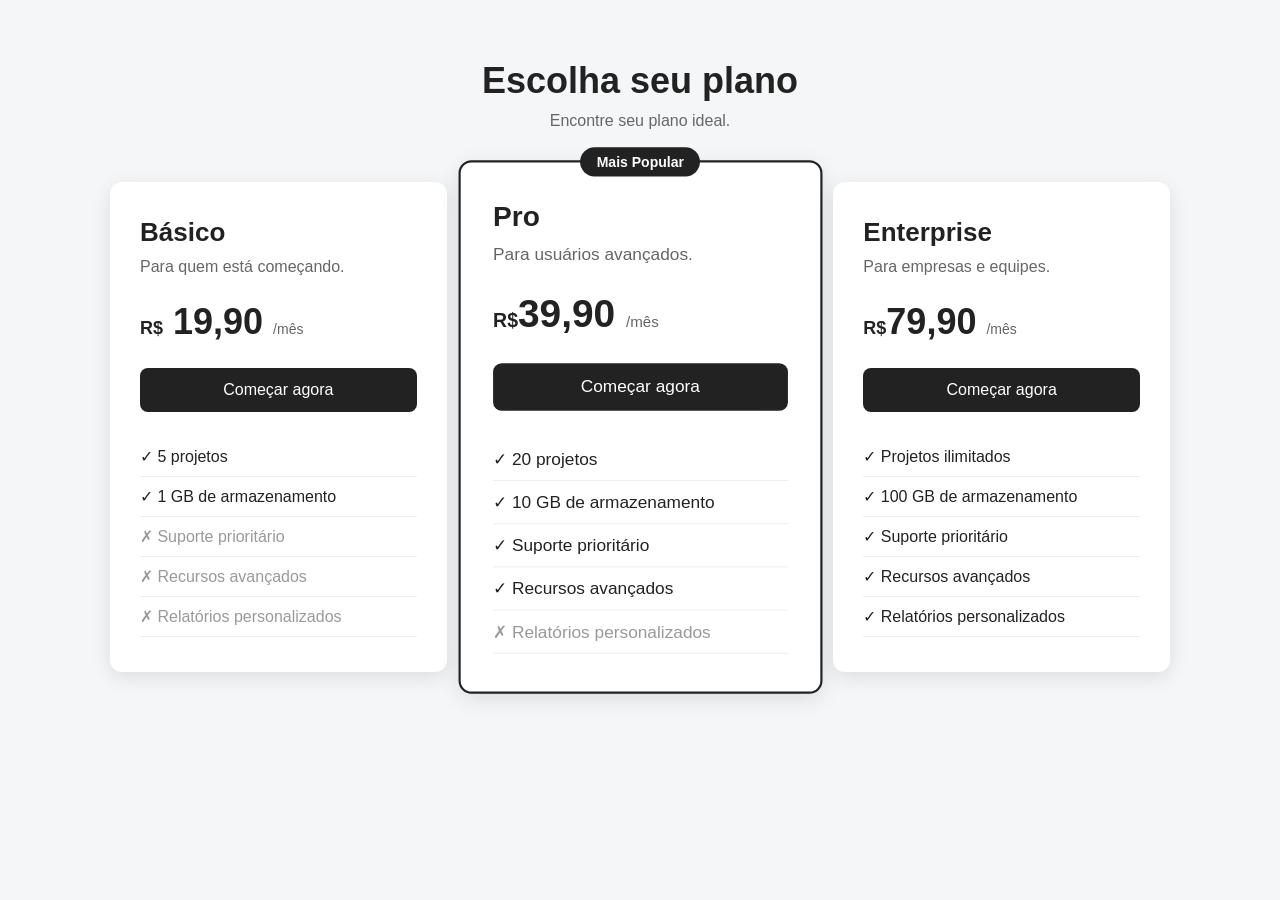
<file: oat-1 otavio lima batista/04-pricing-cards/index.html>
<!DOCTYPE html>
<html lang="pt-BR">

    <head>

     <meta charset="UTF-8">
    <meta name="viewport" content="width=device-width, initial-scale=1.0">
    <title>Pricing Cards</title>
    <link rel="stylesheet" href="style.css">
    </head>

    <body>

        <main class="pricing-container">

             <h1>Escolha seu plano</h1>
            <p class="subtitle">
                 Encontre seu plano ideal.
            </p>

            <section class="pricing-cards">

                <!--Plano básico-->
                <article class="card">
                    <h2>Básico</h2>

                    <p class="description">
                        Para quem está começando.
                    </p>

                    <div class="price">
                        <span>R$</span> 19,90
                        <small>/mês</small>
                    </div>

                    <button>Começar agora</button>

                    <ul class="features">
                        <li class="available">✓ 5 projetos</li>
                        <li class="available">✓ 1 GB de armazenamento</li>
                        <li class="unavailable">✗ Suporte prioritário</li>
                        <li class="unavailable">✗ Recursos avançados</li>
                        <li class="unavailable">✗ Relatórios personalizados</li>
                    </ul>
                </article>
                
                <!--Plano Pro-->
                <article class="card pro">

                    <span class="badge">Mais Popular</span>

                    <h2>Pro</h2>

                    <p class="description">
                        Para usuários avançados.
                    </p>

                    <div class="price">
                        <span>R$</span>39,90
                        <small>/mês</small>
                    </div>

                    <button>Começar agora</button>

                     <ul class="features">
                        <li class="available">✓ 20 projetos</li>
                        <li class="available">✓ 10 GB de armazenamento</li>
                        <li class="available">✓ Suporte prioritário</li>
                        <li class="available">✓ Recursos avançados</li>
                        <li class="unavailable">✗ Relatórios personalizados</li>
                    </ul>
                </article>

                 <!--Plano Enterprise-->
                <article class="card">

                    <h2>Enterprise</h2>

                    <p class="description">
                        Para empresas e equipes.
                    </p>

                    <div class="price">
                        <span>R$</span>79,90
                        <small>/mês</small>
                    </div>

                    <button>Começar agora</button>
                    
                     <ul class="features">
                        <li class="available">✓ Projetos ilimitados</li>
                        <li class="available">✓ 100 GB de armazenamento</li>
                        <li class="available">✓ Suporte prioritário</li>
                        <li class="available">✓ Recursos avançados</li>
                        <li class="available">✓ Relatórios personalizados</li>
                    </ul>
                </article>

            </section>

        </main>

    </body>

</html>
</file>
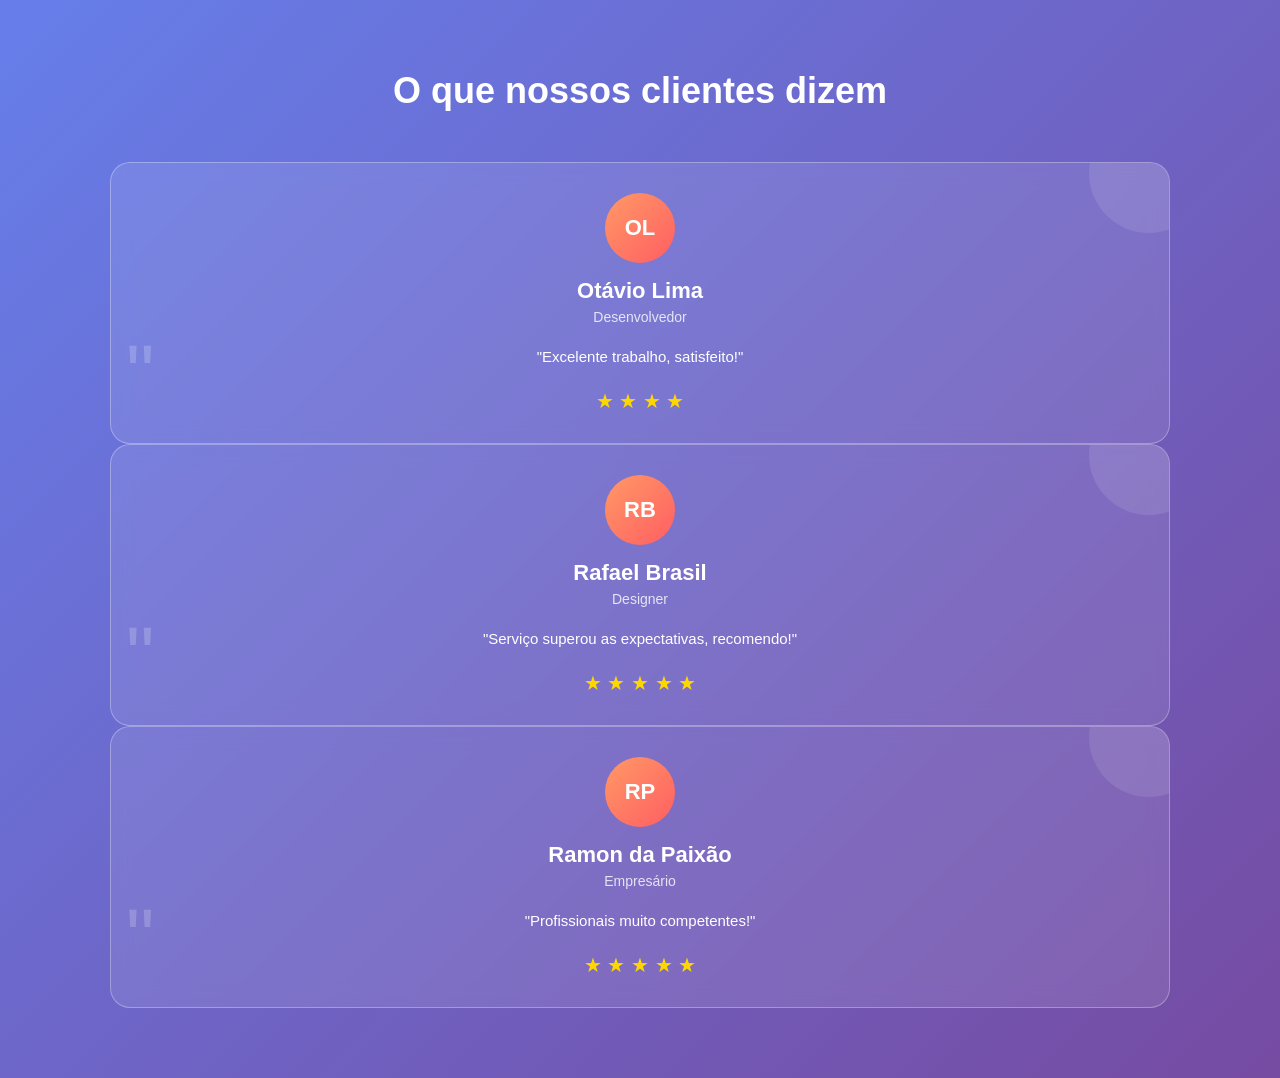
<file: oat-1 otavio lima batista/05-grade-de-depoimentos/index.html>
<!DOCTYPE html>
<html lang="pt-BR">
<head>
    <meta charset="UTF-8">
    <meta name="viewport" content="width=device-width, initial-scale=1.0">
    <title>Depoimentos</title>
    <link rel="stylesheet" href="style.css">
</head>
<body>

    <section class="Depoimentos">
        <h1>O que nossos clientes dizem</h1>

        <div class="depoimentos-grid">
            <article class="card">
                <div class="avatar">OL</div>

                <h2>Otávio Lima</h2>
                <p class="cargo">Desenvolvedor</p>

                <p class="texto">
                    "Excelente trabalho, satisfeito!"
                </p>

                <div class="estrelas">
                    ★ ★ ★ ★
                </div>
            </article>

            <article class="card">
                <div class="avatar">RB</div>

                <h2>Rafael Brasil</h2>
                <p class="cargo">Designer</p>

                <p class="texto">
                    "Serviço superou as expectativas, recomendo!"
                </p>

                <div class="estrelas">
                    ★ ★ ★ ★ ★
                </div>
            </article>

            <article class="card">
                <div class="avatar">RP</div>

                <h2>Ramon da Paixão</h2>
                <p class="cargo">Empresário</p>

                <p class="texto">
                    "Profissionais muito competentes!"
                </p>

                <div class="estrelas">
                    ★ ★ ★ ★ ★
                </div>
             </article>

        </div>
    </section>

</body>
</html>
</file>
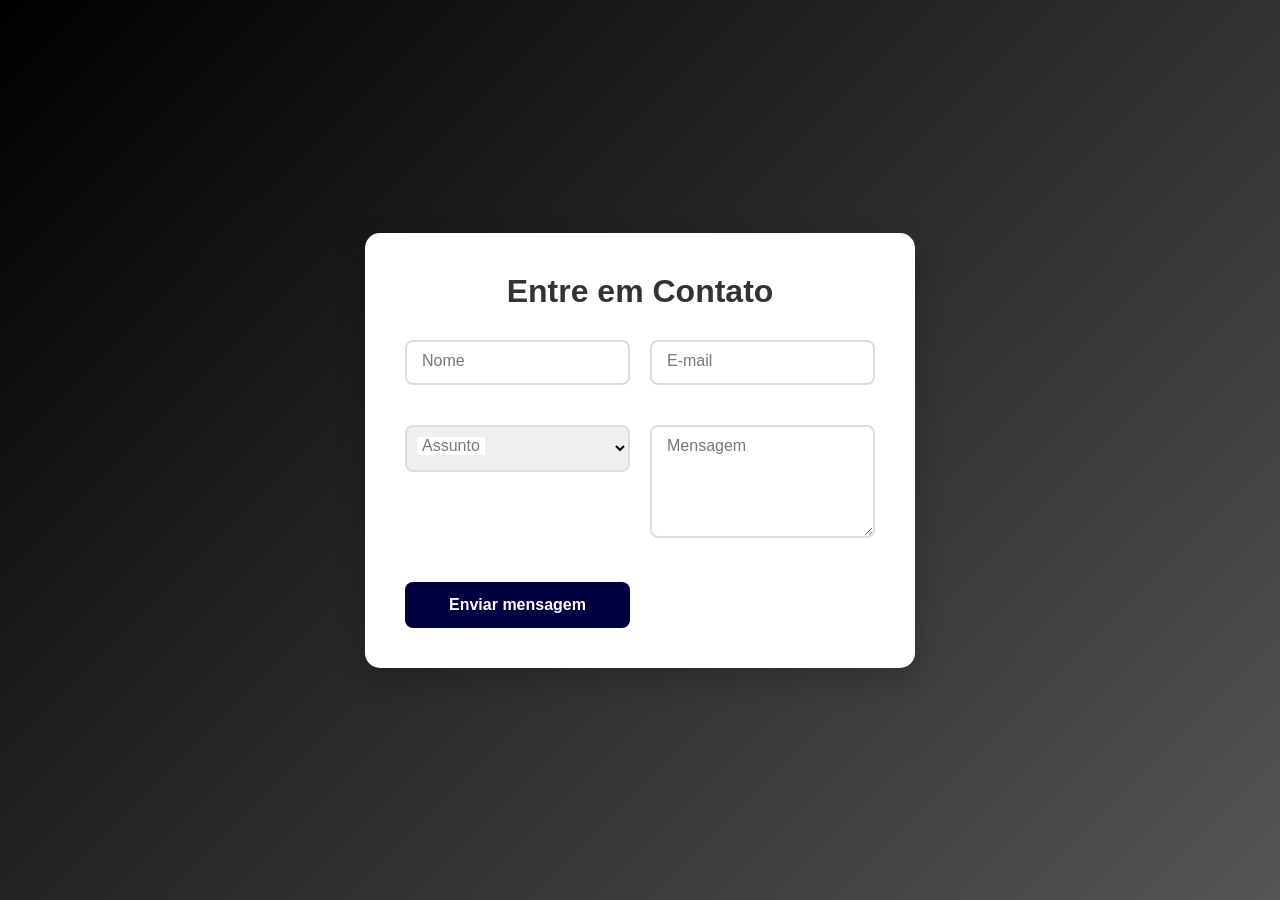
<file: oat-1 otavio lima batista/06-formulario-de-contato/index.html>
<!DOCTYPE html>
<html lang="pt-BR">
<head>
    <meta charset="UTF-8">
    <meta name="viewport" content="width=device-width, initial-scale=1.0">
    <title>Formulário de Contato</title>
    <link rel="stylesheet" href="style.css">
</head>
<body>

    <div class="form-container">

        <h1>Entre em Contato</h1>

        <form>

            <div class="campo">
                 <label for="nome">Nome</label>
            <input type="text" id="nome" placeholder=" " required>
            </div>
            
            <div class="campo">
            <label for="email">E-mail</label>
            <input type="email" id="email" placeholder=" " required>
            </div>

            <div class="campo">
                <select id="assunto" required>
                    <option value="" disabled selected></option>
                    <option value="duvida">Dúvida</option>
                    <option value="suporte">Suporte</option>
                    <option value="orcamento">Orçamento</option>
                </select>
                <label for="assunto">Assunto</label>
            </div>

            <div class="campo">
               <label for="mensagem">Mensagem</label>
                <textarea id="mensagem" rows="5" placeholder=" " required></textarea>
            </div>
            
            <button type="submit">Enviar mensagem</button>

        </form>

    </div>

</body>
</html>
</file>
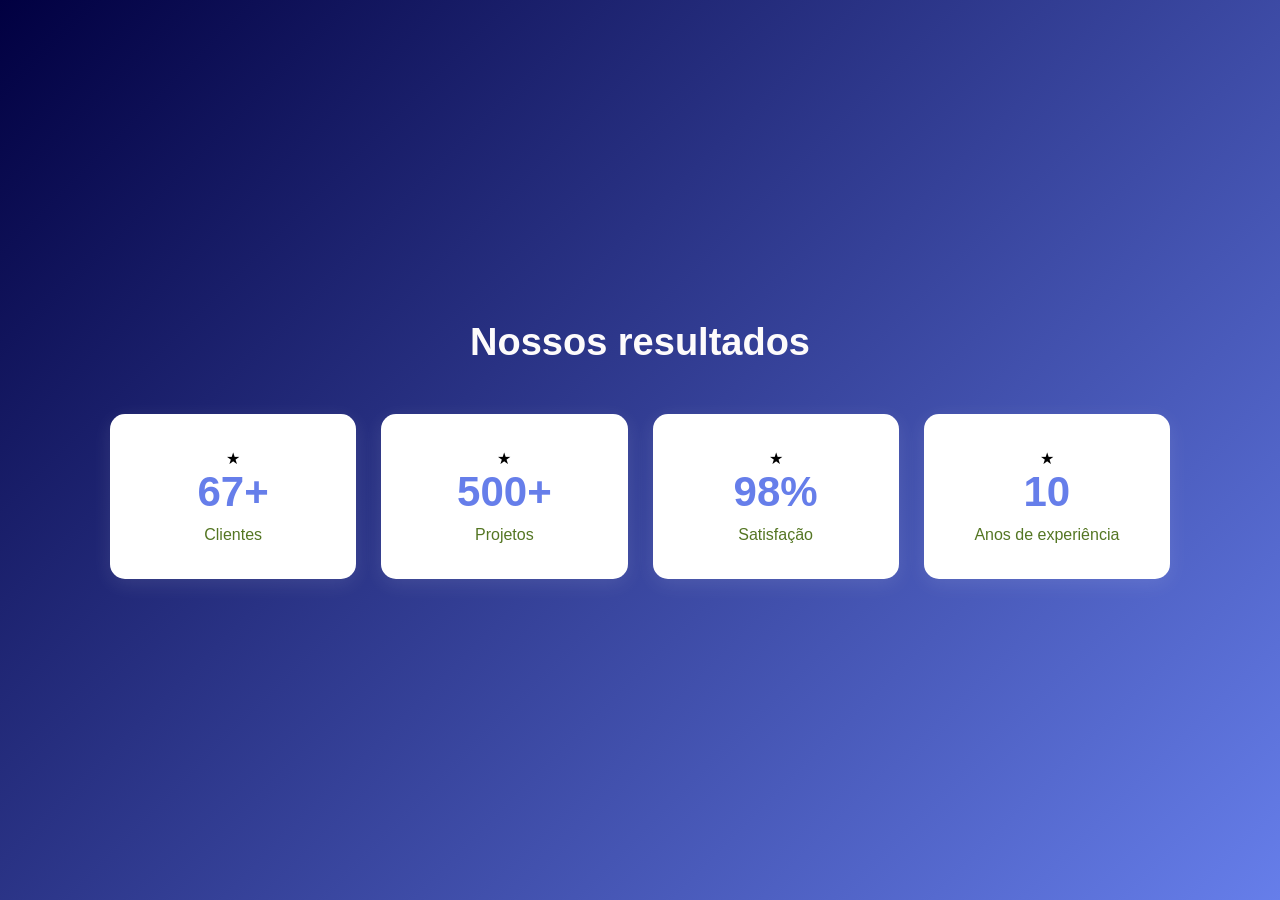
<file: oat-1 otavio lima batista/07-contadores-animados/index.html>
<!DOCTYPE html>
<html lang="pt-BR">
<head>
    <meta charset="UTF-8">
    <meta name="viewport" content="width=device-width, initial-scale=1.0">
    <title>Contadores Animados</title>
    <link rel="stylesheet" href="style.css">
</head>
<body>

    <section class="contadores">

        <h1>Nossos resultados</h1>

        <div class="contadores-grid">

          <div class="contador">
            <span class="icone">★</span>
            <span class="numero">67+</span>
            <p>Clientes</p>
        </div>

        <div class="contador">
            <span class="icone">★</span>
            <span class="numero">500+</span>
            <p>Projetos</p>
        </div>

        <div class="contador">
            <span class="icone">★</span>
            <span class="numero">98%</span>
            <p>Satisfação</p>
        </div>

        <div class="contador">
            <span class="icone">★</span>
            <span class="numero">10</span>
            <p>Anos de experiência</p>
        </div>

        </div>

    </section>
    
</body>

</html>
</file>
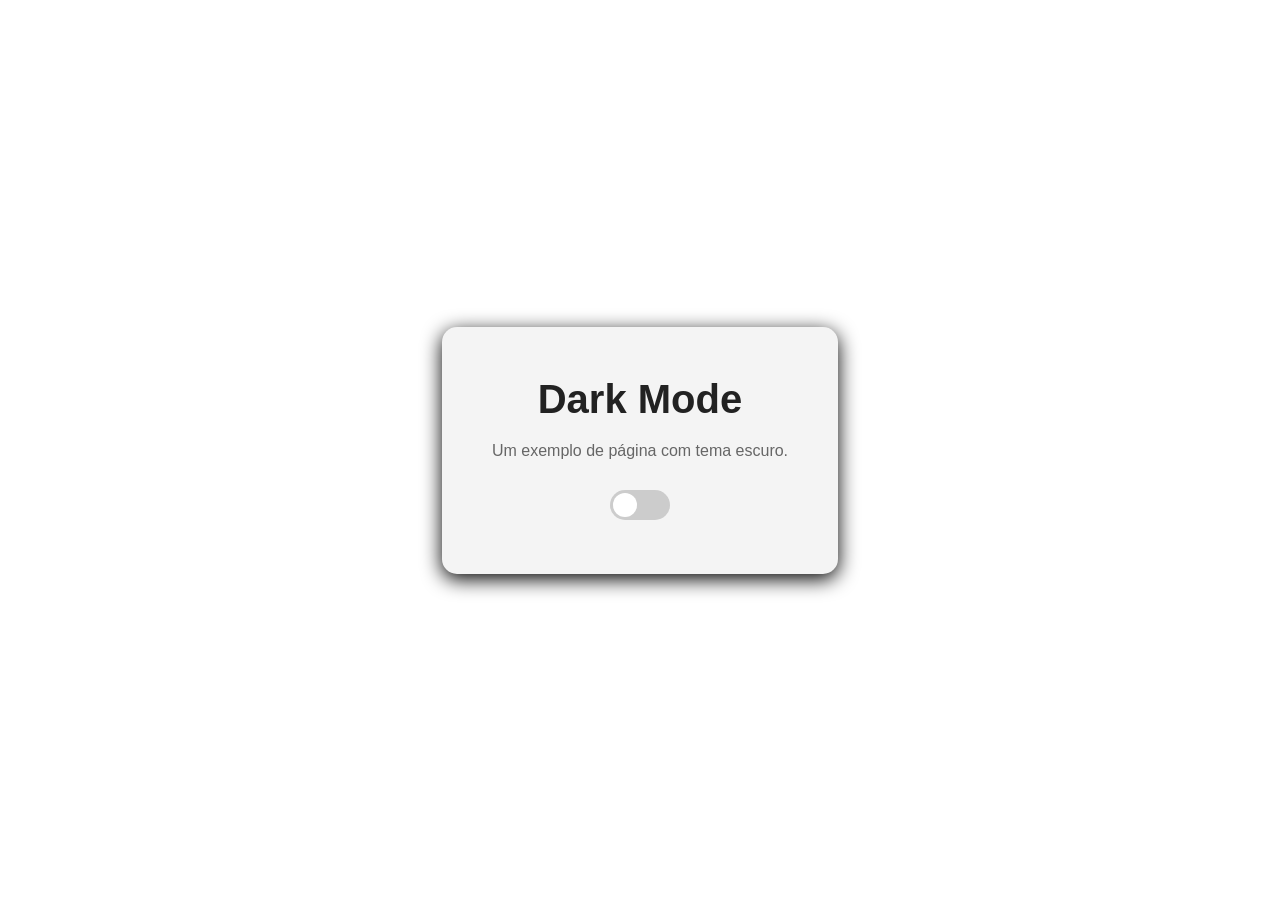
<file: oat-1 otavio lima batista/09-dark-mode/index.html>
<!DOCTYPE html>
<html lang="pt-BR">
<head>
    <meta charset="UTF-8">
    <meta name="viewport" content="width=device-width, initial-scale=1.0">
    <title>Dark Mode</title>
    <link rel="stylesheet" href="style.css">
</head>
<body>

    <input type="checkbox" id="tema">

    <div class="pagina">

    <main class="container">

        <h1>Dark Mode</h1>

        <p>
            Um exemplo de página com tema escuro.
        </p>

        <label for="tema" class="switch">
            <span class="slider"></span>
        </label>

    </main>

    </div>

</body>
</html>
</file>
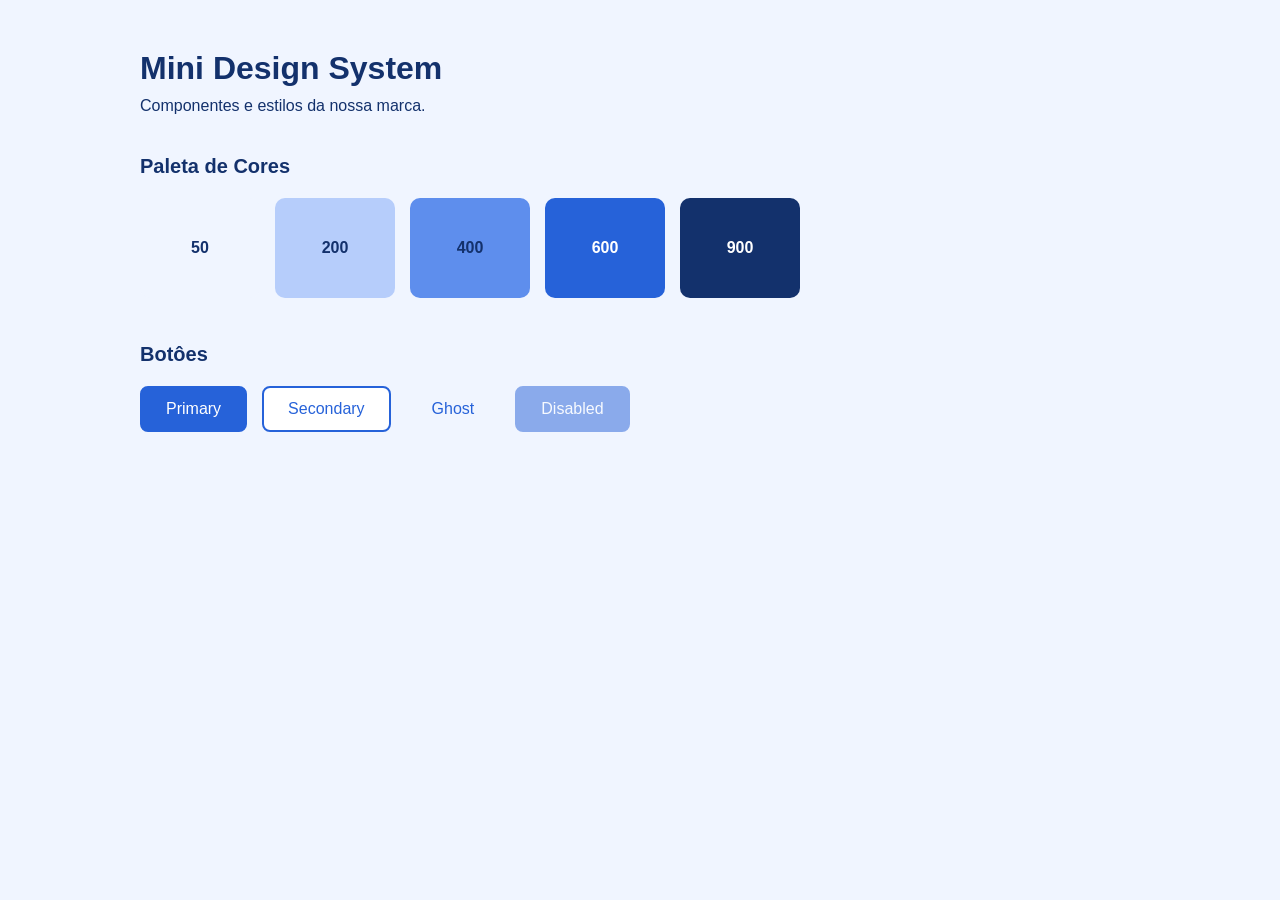
<file: oat-1 otavio lima batista/10-mini-desgin-system/index.html>
<!DOCTYPE html>
<html lang="pt-BR">
<head>
    <meta charset="UTF-8">
    <meta name="viewport" content="width=device-width, initial-scale=1.0">
    <title>Mini Design System</title>
    <link rel="stylesheet" href="style.css">
</head>
<body>

    <main class="container">

        <h1>Mini Design System</h1>
        <p class="descricao">Componentes e estilos da nossa marca.</p>

        <section>
            <h2>Paleta de Cores</h2>

            <div class="cores">
                <div class="cor cor-1">50</div>
                <div class="cor cor-2">200</div>
                <div class="cor cor-3">400</div>
                <div class="cor cor-4">600</div>
                <div class="cor cor-5">900</div>
            </div>
        </section>

        <section>
            <h2>Botôes</h2>

            <div class="botoes">
                <button class="primary">Primary</button>
                <button class="secondary">Secondary</button>
                <button class="ghost">Ghost</button>
                <button class="primary" disabled>Disabled</button>
            </div>
        </section>

    
    </main>

</body>
</html>
</file>
<file: oat-1 otavio lima batista/04-pricing-cards/style.css>
* {
    margin: 0;
    padding: 0;
    box-sizing: border-box;
}

body {
    font-family: Arial, sans-serif;
    background-color: #f4f6f8;
    color: #222;
}

.pricing-container {
    max-width: 1100px;
    margin: 0 auto;
    padding: 60px 20px;
    text-align: center;
}

.pricing-container h1 {
    font-size: 36px;
    margin-bottom: 10px;
}

.subtitle {
    color: #666;
    margin-bottom: 50px;
}

.pricing-cards {
    display: grid;
    grid-template-columns: repeat(3, 1fr);
    gap: 25px;
    align-items: center;
}

.card {
    position: relative;
    background-color: white;
    padding: 35px 30px;
    border-radius: 12px;
    box-shadow: 0 5px 20px rgba(0, 0, 0, 0.1);
    text-align: left;
}

.card h2 {
    font-size: 26px;
    margin-bottom: 10px;
}

.description {
    color: #666;
    margin-bottom: 25px;
}

.price {
    font-size: 36px;
    font-weight: bold;
    margin-bottom: 25px;
}

.price span {
    font-size: 18px;
}

.price small {
    font-size: 14px;
    color: #666;
    font-weight: normal;
}

.card button {
    width: 100%;
    padding: 13px;
    border: none;
    border-radius: 8px;
    background-color: #222;
    color: white;
    font-size: 16px;
    cursor: pointer;
    margin-bottom: 25px;
}

.card button:hover {
    background-color: #444;
}

.features {
    list-style: none;
}

.features li {
    padding: 10px 0;
    border-bottom: 1px solid #eee;
}

.available {
    color: #222;
}

.unavailable {
    color: #999;
}

/* Card Pro */

.card.pro {
    transform: scale(1.08);
    border: 2px solid #222;
}

.badge {
    position: absolute;
    top: -14px;
    left: 50%;
    transform: translateX(-50%);
    background-color: #222;
    color: white;
    padding: 6px 15px;
    border-radius: 20px;
    font-size: 13px;
    font-weight: bold;
    white-space: nowrap;
}

/* Mobile */

@media (max-width: 768px) {

      .pricing-container {
        padding: 40px 20px;
      }

      .pricing-container h1 {
        font-size: 30px;
      }

      .pricing-cards {
        grid-template-columns: 1fr;
        gap: 35px;
      }

      .card.pro {
        transform: scale(1);
      }
}
</file>
<file: oat-1 otavio lima batista/05-grade-de-depoimentos/style.css>
* {
    margin: 0;
    padding: 0;
    box-sizing: border-box;
}

body {
    font-family: Arial, sans-serif;
    background: linear-gradient(135deg, #667eea, #764ba2);
    color: #222;
    min-height: 100vh;
}

.Depoimentos {
    max-width: 1100px;
    margin: 0 auto;
    padding: 70px 20px;
    text-align: center;
}

.Depoimentos h1 {
    color: white;
    font-size: 36px;
    margin-bottom: 50px;
}

.Depoimentos-grid {
    display: grid;
    grid-template-columns: repeat(3, minmax(0, 1fr));
    gap: 25px;
}

.card {
    position: relative;
    background: rgba(255, 255, 255, 0.1);
    backdrop-filter: blur(10px);
    border: 1px solid rgba(255, 255, 255, 0.3);
    border-radius: 20px;
    padding: 30px 25px;
    color: white;
    overflow: hidden;
}

.card::before {
    content: "";
    position: absolute;
    width: 120px;
    height: 120px;
    background: rgba(255, 255, 255, 0.1);
    border-radius: 50%;
    top: -50px;
    right: -40px;
}

.avatar {
    width: 70px;
    height: 70px;
    margin: 0 auto 15px;
    border-radius: 50%;
    display: flex;
    align-items: center;
    justify-content: center;
    background: linear-gradient(135deg, #ff9966, #ff5e62);
    font-size: 22px;
    font-weight: bold;
}

.card h2 {
    font-size: 22px;
    margin-bottom: 5px;
}

.cargo {
    font-size: 14px;
    opacity: 0.8;
    margin-bottom: 20px;
}

.texto {
    line-height: 1.6;
    font-size: 15px;
    margin-bottom: 20px;
    position: relative;
}

.texto::before {
    content: '"';
    position: absolute;
    font-size: 80px;
    opacity: 0.2;
    top: -35px;
    left: -10px;
}

.estrelas {
    color: #ffd700;
    font-size: 20px;
}

/* Responsividade */

@media (max-width: 800px) {
    .Depoimentos-grid {
        grid-template-columns: 1fr;
    }
    .Depoimentos h1 {
        font-size: 30px;
    }
}
</file>
<file: oat-1 otavio lima batista/06-formulario-de-contato/style.css>
* {
    margin: 0;
    padding: 0;
    box-sizing: border-box;
}

body {
    font-family: Arial, sans-serif;
    background: linear-gradient(135deg, #000000, #555555);
    min-height: 100vh;
    display: flex;
    justify-content: center;
    align-items: center;
    padding: 20px;
}

.form-container {
    width: 100%;
    max-width: 550px;
    background: white;
    padding: 40px;
    border-radius: 15px;
    box-shadow: 0 10px 30px rgba(0, 0, 0, 0.2);
}

.form-container h1{
    text-align: center;
    margin-bottom: 30px;
    color: #333;
}

form {
    display: grid;
    grid-template-columns: 1fr 1fr;
    gap: 20px;
}

.campo {
    position: relative;
}

label {
    position: absolute;
    left: 12px;
    top: 12px;
    background: white;
    padding: 0 5px;
    color: #777;
    transition: 0.3s;
    pointer-events: none;
}

input,
select,
textarea {
    width: 100%;
    padding: 12px;
    margin-bottom: 20px;
    border: 2px solid #ddd;
    border-radius: 8px;
    font-size: 15px;
    font-family: Arial, sans-serif;
    outline: none;
    transition: 0.3s;
}

input:focus,
select:focus,
textarea:focus {
    border-color: #010041;
    box-shadow: 0 0 5px rgba(228, 228, 230, 0.3);
}

textarea {
    resize: vertical;
}

button {
    padding: 14px;
    border: none;
    border-radius: 8px;
    background: #010041;
    color: white;
    font-size: 16px;
    font-weight: bold;
    cursor: pointer;
    transition: 0.3s;
}

button:hover {
    background: #010041;
    transform: translateY(-2px);
}

.campo:focus-within label,
.campo input:not(:placeholder-shown) + label,
.campo textarea:not(:placeholder-shown) + label,
.campo select:valid + label {
    top: -9px;
    font-size: 12px;
    color: #010041;
}

input:valid,
select:valid,
textarea:valid {
    border-color: green;
}

input:invalid:not(:placeholder-shown),
textarea:invalid:not(:placeholder-shown) {
    border-color: red;
}

@media (max-width: 600px) {

    form{
        grid-template-columns: 1fr;
    }

    .form-container {
        padding: 25px;
    }

    .form-container h1 {
        font-size: 28px;
    }
}
</file>
<file: oat-1 otavio lima batista/07-contadores-animados/style.css>
* {
    margin: 0;
    padding: 0;
    box-sizing: border-box;
}

body {
    font-family: Arial, sans-serif;
    background: linear-gradient(135deg, #010041, #667eea);
    min-height: 100vh;
    display: flex;
    justify-content: center;
    align-items: center;
}

.contadores {
    width: 100%;
    max-width: 1100px;
    padding: 60px 20px;
    text-align: center;
}

.contadores h1{
    font-size: 38px;
    color: #fdfbfb;
    margin-bottom: 50px;
}

.contadores-grid {
    display: grid;
    grid-template-columns: repeat(4, 1fr);
    gap: 25px;
}

.contador {
    background: white;
    padding: 35px 20px;
    border-radius: 15px;
    box-shadow: 0 5px 20px rgba(255, 252, 252, 0.1);
    transition: 0.3s;
}

.contador:hover {
    transform: translateY(-8px);
}

.numero {
    display: block;
    font-size: 42px;
    font-weight: bold;
    color: #667eea;
    margin-bottom: 10px;
    animation: aparecer 1.5s ease;
}

.contador p {
    color: #547623;
    font-size: 16px;
}

@keyframes aparecer {
    from {
        opacity: 0;
        transform: translateY(20px);
    }

    to {
        opacity: 1;
        transform: translateY(0);
    }
}
/* Responsividade */

@media (max-width: 800px) {
    .contadores-grid {
        grid-template-columns: repeat(2, 1fr);
    }

    .contadores h1 {
        font-size: 30px;
    }
}
</file>
<file: oat-1 otavio lima batista/09-dark-mode/style.css>
* {
    margin: 0;
    padding: 0;
    box-sizing: border-box;
}

:root {
    --bg: #ffffff;
    --text: #222222;
    --card: #f4f4f4;
    --text-secondary: #666666;

}

#tema {
    display: none;
}

#tema:checked ~ .pagina {
    --bg: #121212;
    --text: #ffffff;
    --card: #1e1e1e;
    --text-secondary: #cccccc;
}

.pagina {
    background: var(--bg);
    color: var(--text);
    transition: 0.3s;
    min-height: 100vh;
    width: 100%;
    display: flex;
    justify-content: center;
    align-items: center;
}
body {
    font-family: Arial, sans-serif;
    background: #ffffff;
    color: #222222;
    transition: 0.3s;
    min-height: 100vh;
    display: flex;
    justify-content: center;
    align-items: center;
}

.container {
    text-align: center;
   background: var(--card);
   transition: 0.3s;
   padding: 50px;
   border-radius: 15px;
   box-shadow: 0 5px 20px #000000;
}

.container h1{
    font-size: 40px;
    margin-bottom: 20px;
}

.container p {
    color: var(--text-secondary);
    margin-bottom: 30px;
}

.switch {
    display: inline-block;
    width: 60px;
    height: 30px;
    position: relative;
}

.slider {
    position: absolute;
    inset: 0;
    background: #ccc;
    border-radius: 30px;
    cursor: pointer;
}

.switch input {
    display: none;
}

.slider::before {
    content: "";
    position: absolute;
    width: 24px;
    height: 24px;
    left: 3px;
    top: 3px;
    background: white;
    border-radius: 50%;
    transition: 0.3s;
}

.switch input:checked + .slider::before {
    transform: translateX(30px);
}

#tema:checked ~ .pagina .slider {
    background: #667eea;
}

#tema:checked ~ .pagina .slider::before {
    transform: translateX(30px);
}

button {
    padding: 12px 25px;
    border: none;
    border-radius: 8px;
    background: #667eea;
    color: white;
    font-size: 16px;
    cursor: pointer;
    transition: 0.3s;
}

button:hover {
    background: #5568d8;
    transform: translateY(-3px);
}
</file>
<file: oat-1 otavio lima batista/10-mini-desgin-system/style.css>
* {
    margin: 0;
    padding: 0;
    box-sizing: border-box;
}

:root {
    /* Paleta HSL */
    --color-50: hsl(220, 100%, 97%);
    --color-200: hsl(220, 90%, 85%);
    --color-400: hsl(220, 80%, 65%);
    --color-600: hsl(220, 70%, 50%);
    --color-900: hsl(220, 70%, 25%);

    /* Escala tipográfica */
    --text-small: 14px;
    --text-normal: 16px;
    --text-medium: 20px;
    --text-large: 32px;
}

body {
    font-family: Arial, sans-serif;
    background: var(--color-50);
    color: var(--color-900);
    font-size: var(--text-normal);
    padding: 50px 20px;
}

.container {
    max-width: 1000px;
    margin: 0 auto;
}

h1 {
    font-size: var(--text-large);
    margin-bottom: 10px;
}

p {
    font-size: var(--text-normal);
    margin-bottom: 40px;
}

section {
    margin-bottom: 45px;
}

h2 {
    font-size: var(--text-medium);
    margin-bottom: 20px;
}

/* Paleta */

.cores {
    display: flex;
    gap: 15px;
}

.cor {
    width: 120px;
    height: 100px;
    display: flex;
    align-items: center;
    justify-content: center;
    border-radius: 10px;
    font-weight: bold;
}

.cor-1 {
    background: var(--color-50);
}

.cor-2 {
    background: var(--color-200);
}
.cor-3 {
    background: var(--color-400);
}
.cor-4 {
    background: var(--color-600);
    color: white;
}
.cor-5 {
    background: var(--color-900);
    color: white;
}

/* Botões */

.botoes {
    display: flex;
    gap: 15px;
    flex-wrap: wrap;
}

button {
    padding: 12px 24px;
    border-radius: 8px;
    font-size: var(--text-normal);
    cursor: pointer;
    transition: 0.3s;
}

/* Primary */

.primary {
    background: var(--color-600);
    color: white;
    border: 2px solid var(--color-600);
}

.primary:hover {
    background: var(--color-900);
}

.primary:focus {
    outline: 3px solid var(--color-200);
}

/* Secondary */

.secondary {
    background: white;
    color: var(--color-600);
    border: 2px solid var(--color-600);
}
.secondary:hover {
    background: var(--color-200);
}
.secondary:focus {
    outline: 3px solid var(--color-400);
}

/* Ghost */

.ghost {
    background: transparent;
    color: var(--color-600);
    border: 2px solid transparent;
}
.ghost:hover {
    background: var(--color-200);
}
.ghost:focus {
    outline: 3px solid var(--color-400)
}

/* Disabled */

button:disabled {
    opacity: 0.5;
    cursor: not-allowed;
}

@media (max-width: 600px) {
    .cores {
        flex-wrap: wrap;
    }

    .cor {
        flex: 1;
        min-width: 100px;
    }
}
</file>
